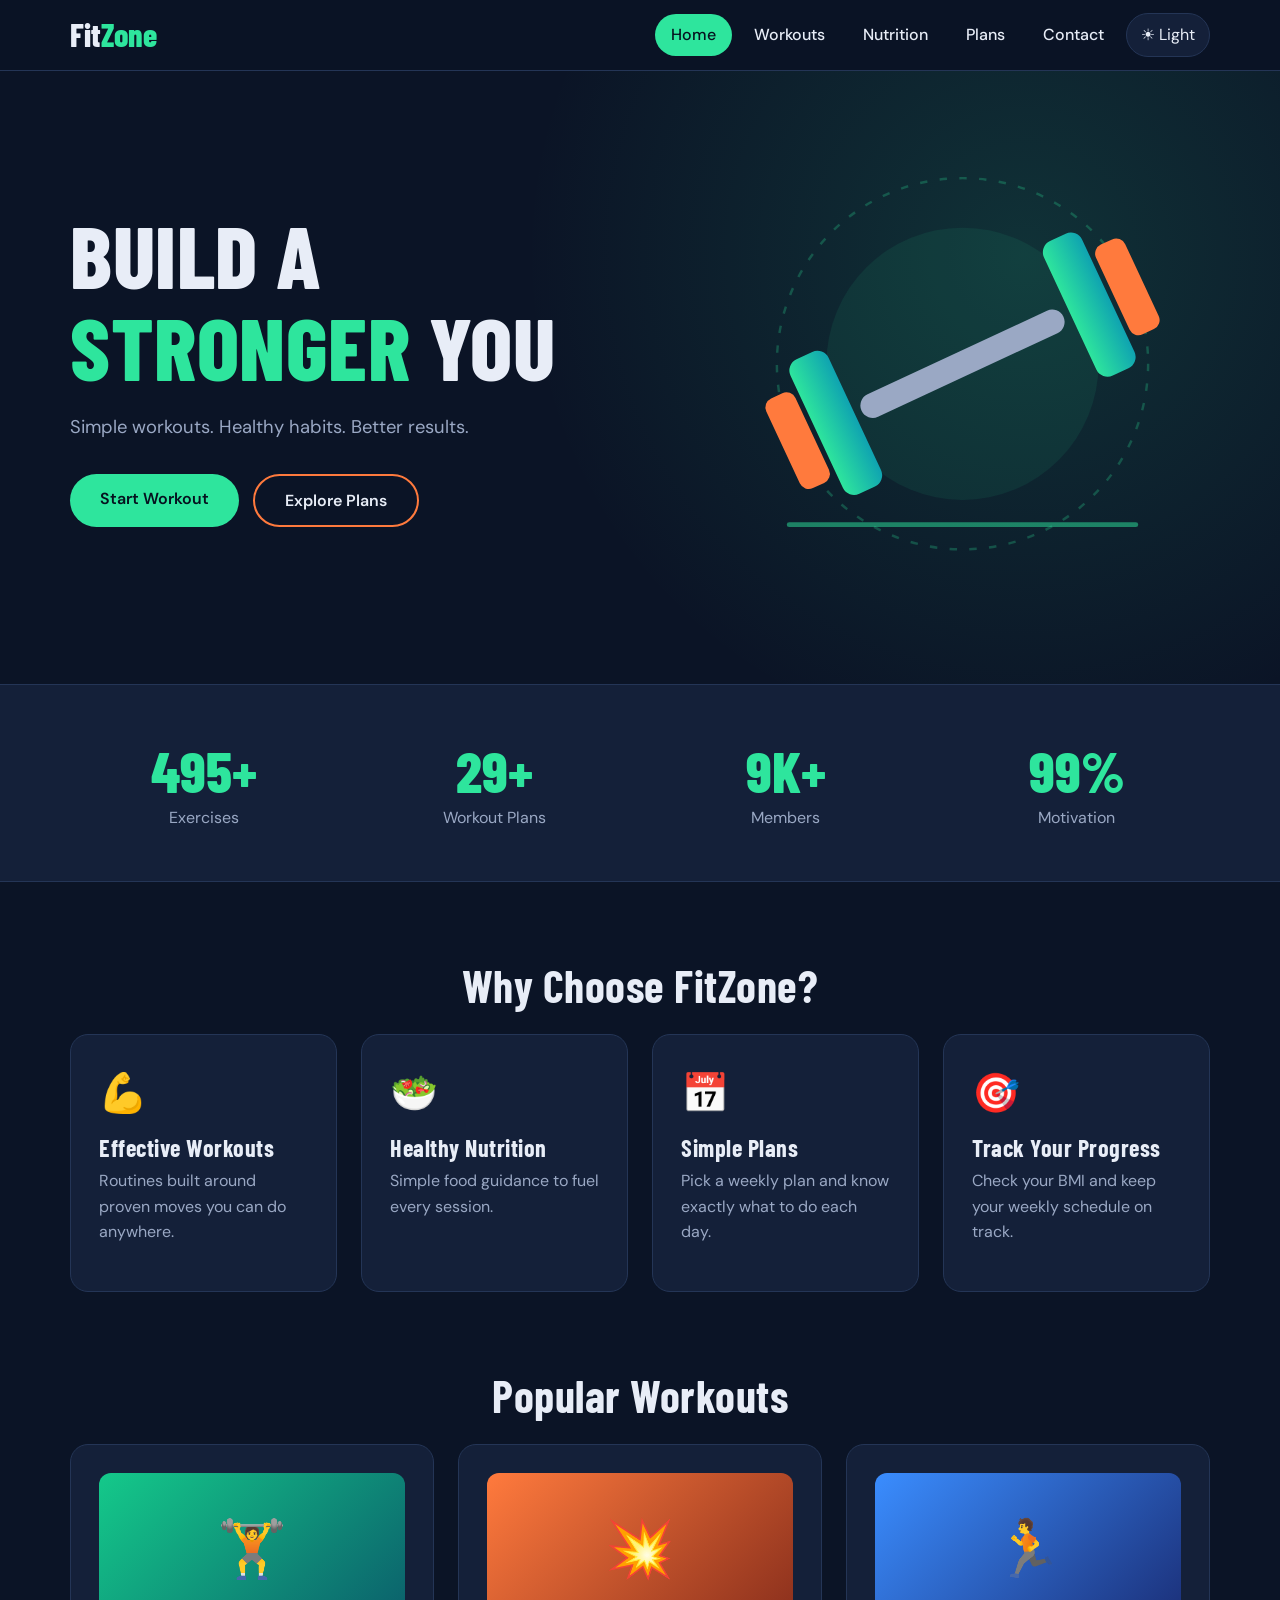
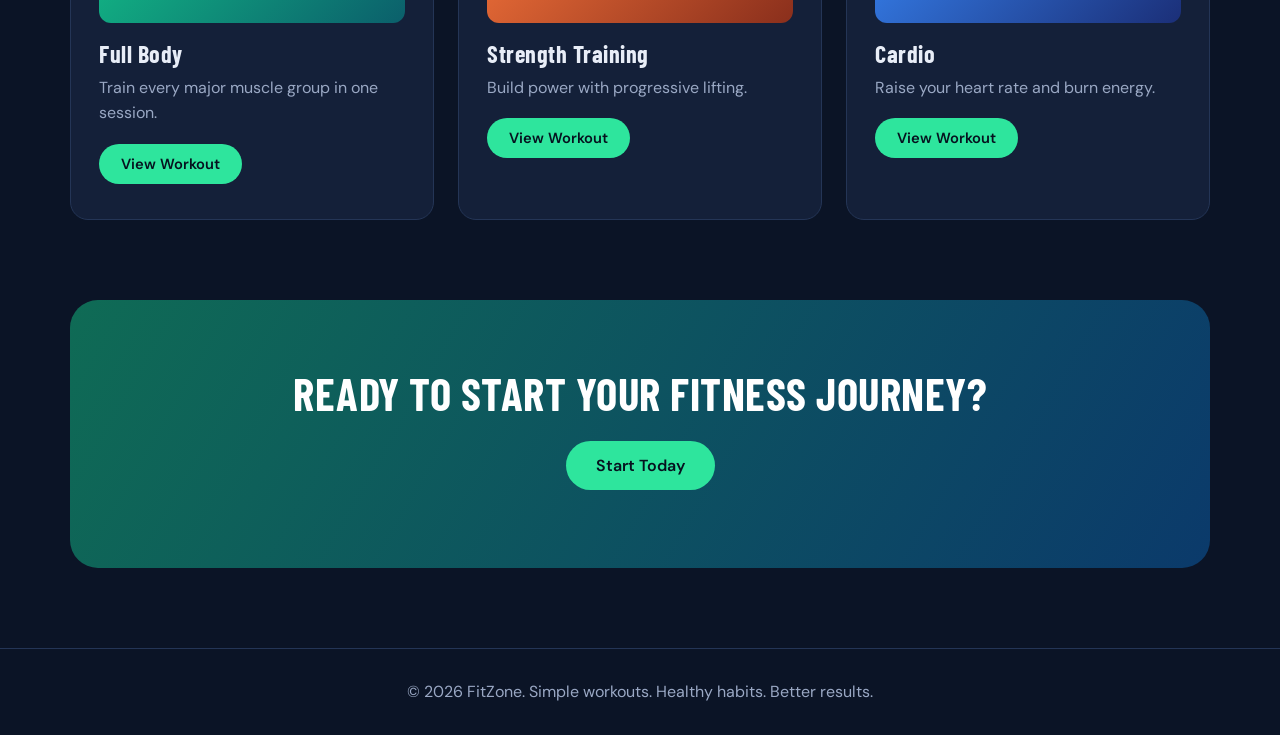
<file: index.html>
<!DOCTYPE html>
<html lang="en" data-theme="dark">
<head>
<meta charset="UTF-8">
<meta name="viewport" content="width=device-width, initial-scale=1">
<title>Home | FitZone</title>
<link rel="preconnect" href="https://fonts.googleapis.com">
<link href="https://fonts.googleapis.com/css2?family=Barlow+Condensed:wght@700;800&family=DM+Sans:wght@400;500;600&display=swap" rel="stylesheet">
<link rel="stylesheet" href="style.css">
</head>
<body>
<header class="navbar"><div class="container nav-inner">
<a href="index.html" class="logo">Fit<span>Zone</span></a>
<button class="hamburger" aria-label="Toggle menu" aria-expanded="false"><span></span><span></span><span></span></button>
<ul class="nav-links"><li><a href="index.html" class=active aria-current=page>Home</a></li><li><a href="workouts.html">Workouts</a></li><li><a href="nutrition.html">Nutrition</a></li><li><a href="plans.html">Plans</a></li><li><a href="contact.html">Contact</a></li><li><button class="theme-btn" type="button">☀️ Light</button></li></ul>
</div></header>
<section class="hero"><div class="container hero-grid">
<div><h1>BUILD A <em>STRONGER</em> YOU</h1><p class="lead">Simple workouts. Healthy habits. Better results.</p>
<div class="hero-btns"><a href="workouts.html" class="btn">Start Workout</a><a href="plans.html" class="btn alt">Explore Plans</a></div></div>
<div class="hero-art"><svg viewBox="0 0 400 360" role="img" aria-label="Dumbbell illustration"><defs><linearGradient id="g" x1="0" x2="1"><stop offset="0" stop-color="#2ee59d"/><stop offset="1" stop-color="#0fa3b1"/></linearGradient></defs>
<circle cx="200" cy="180" r="150" fill="none" stroke="#2ee59d" stroke-opacity=".25" stroke-width="2" stroke-dasharray="6 10"/>
<circle cx="200" cy="180" r="110" fill="#2ee59d" fill-opacity=".08"/>
<g transform="rotate(-25 200 180)"><rect x="110" y="170" width="180" height="20" rx="10" fill="#9aa8c4"/>
<rect x="70" y="120" width="34" height="120" rx="10" fill="url(#g)"/><rect x="40" y="140" width="26" height="80" rx="8" fill="#ff7a3d"/>
<rect x="296" y="120" width="34" height="120" rx="10" fill="url(#g)"/><rect x="334" y="140" width="26" height="80" rx="8" fill="#ff7a3d"/></g>
<path d="M60 310h280" stroke="#2ee59d" stroke-width="4" stroke-linecap="round" stroke-opacity=".5"/></svg></div></div></section>
<section class="stats"><div class="container grid g4">
<div class="stat"><b data-count="500" data-suffix="+">0</b><span>Exercises</span></div>
<div class="stat"><b data-count="30" data-suffix="+">0</b><span>Workout Plans</span></div>
<div class="stat"><b data-count="10" data-suffix="K+">0</b><span>Members</span></div>
<div class="stat"><b data-count="100" data-suffix="%">0</b><span>Motivation</span></div></div></section>
<section class="section"><div class="container"><div class="center reveal"><h2>Why Choose FitZone?</h2></div><br><div class="grid g4"><div class="card reveal"><span class="icon">💪</span><h3>Effective Workouts</h3><p>Routines built around proven moves you can do anywhere.</p></div><div class="card reveal"><span class="icon">🥗</span><h3>Healthy Nutrition</h3><p>Simple food guidance to fuel every session.</p></div><div class="card reveal"><span class="icon">📅</span><h3>Simple Plans</h3><p>Pick a weekly plan and know exactly what to do each day.</p></div><div class="card reveal"><span class="icon">🎯</span><h3>Track Your Progress</h3><p>Check your BMI and keep your weekly schedule on track.</p></div></div></div></section>
<section class="section" style="padding-top:0"><div class="container"><div class="center reveal"><h2>Popular Workouts</h2></div><br><div class="grid g3"><div class="card reveal"><div class="thumb" style="--c1:#14c98a;--c2:#0b5f6b">🏋️</div><h3>Full Body</h3><p>Train every major muscle group in one session.</p><a class="btn sm" href="workouts.html">View Workout</a></div><div class="card reveal"><div class="thumb" style="--c1:#ff7a3d;--c2:#8a2f1c">💥</div><h3>Strength Training</h3><p>Build power with progressive lifting.</p><a class="btn sm" href="workouts.html">View Workout</a></div><div class="card reveal"><div class="thumb" style="--c1:#3a8dff;--c2:#1b2f78">🏃</div><h3>Cardio</h3><p>Raise your heart rate and burn energy.</p><a class="btn sm" href="workouts.html">View Workout</a></div></div></div></section>
<section class="section" style="padding-top:0"><div class="container"><div class="cta reveal"><h2>READY TO START YOUR FITNESS JOURNEY?</h2><a href="plans.html" class="btn">Start Today</a></div></div></section>
<footer><div class="container">© 2026 FitZone. Simple workouts. Healthy habits. Better results.</div></footer>
<script src="script.js"></script>
</body>
</html>
</file>
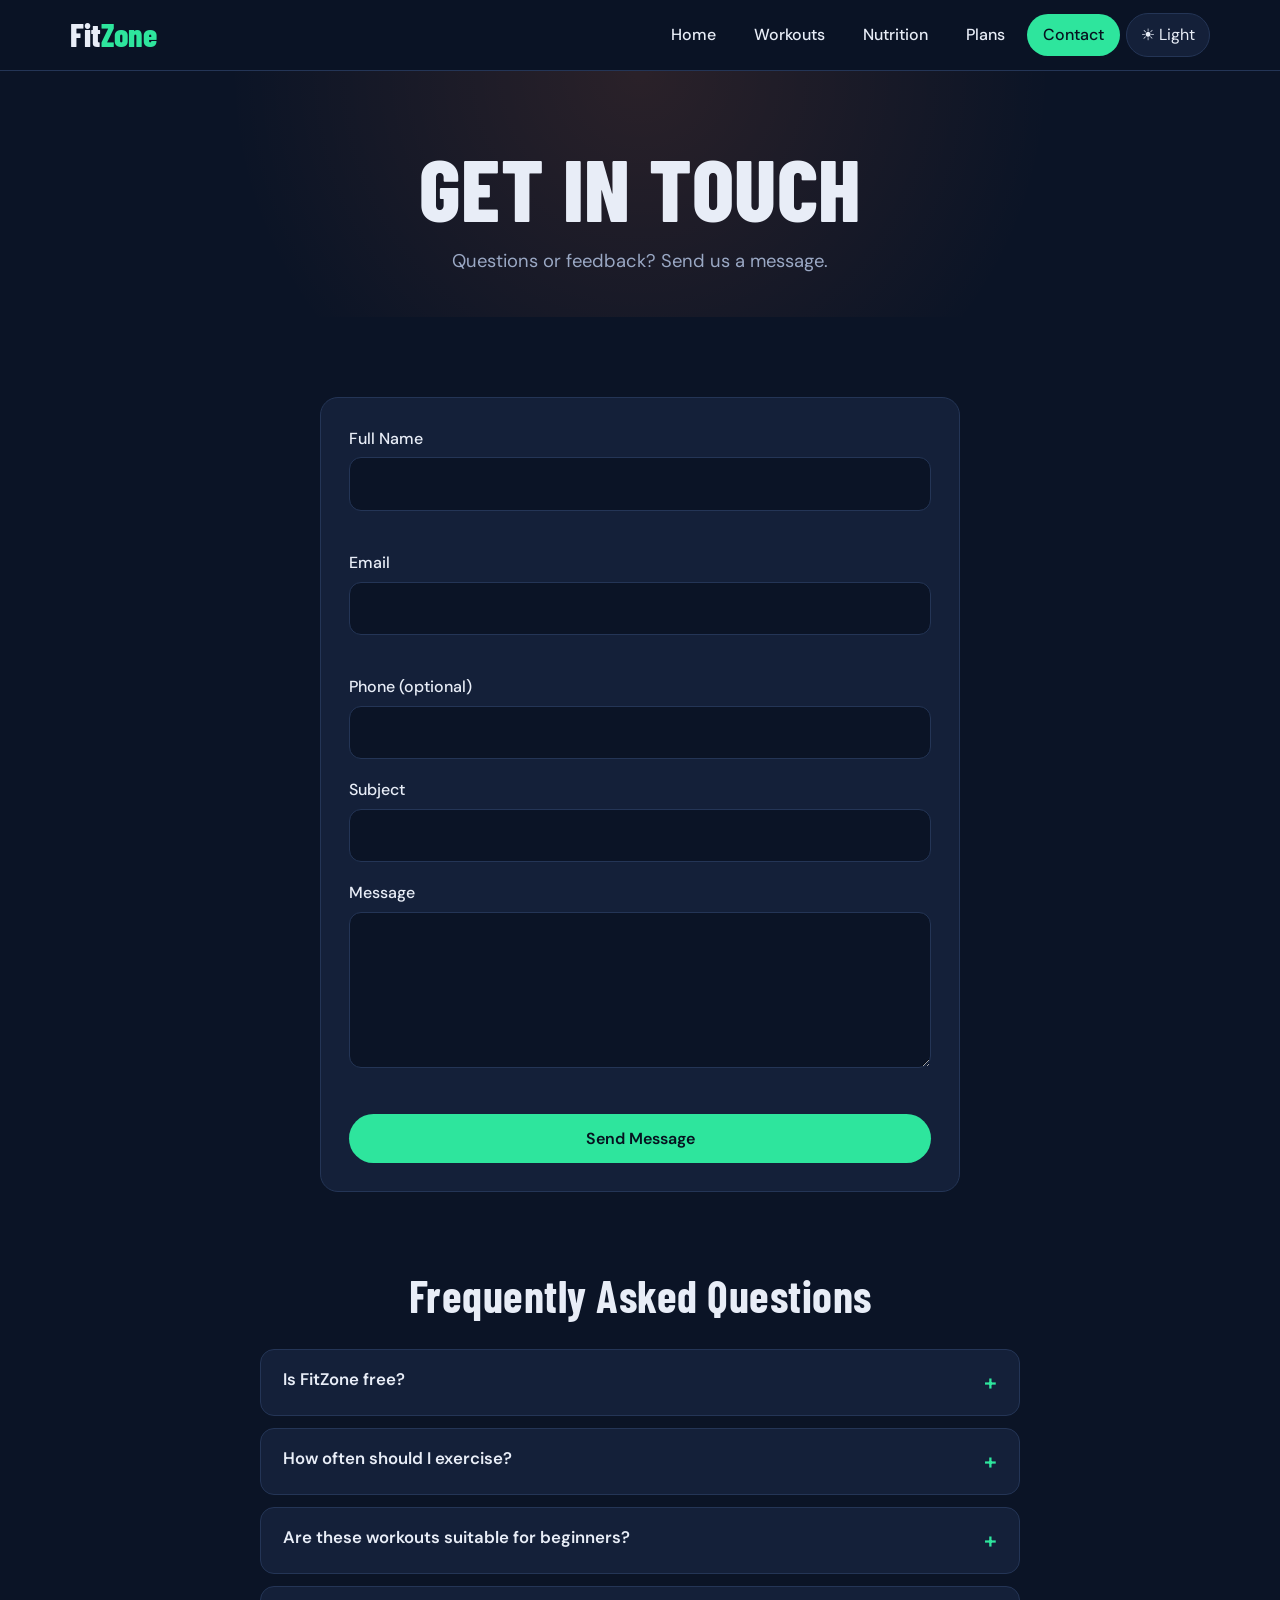
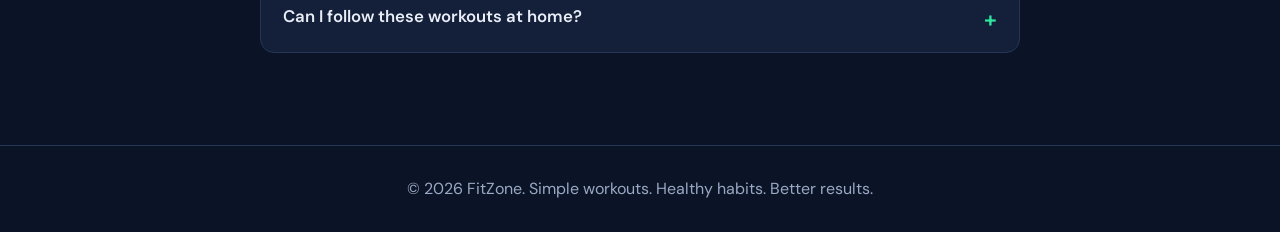
<file: contact.html>
<!DOCTYPE html>
<html lang="en" data-theme="dark">
<head>
<meta charset="UTF-8">
<meta name="viewport" content="width=device-width, initial-scale=1">
<title>Contact | FitZone</title>
<link rel="preconnect" href="https://fonts.googleapis.com">
<link href="https://fonts.googleapis.com/css2?family=Barlow+Condensed:wght@700;800&family=DM+Sans:wght@400;500;600&display=swap" rel="stylesheet">
<link rel="stylesheet" href="style.css">
</head>
<body>
<header class="navbar"><div class="container nav-inner">
<a href="index.html" class="logo">Fit<span>Zone</span></a>
<button class="hamburger" aria-label="Toggle menu" aria-expanded="false"><span></span><span></span><span></span></button>
<ul class="nav-links"><li><a href="index.html">Home</a></li><li><a href="workouts.html">Workouts</a></li><li><a href="nutrition.html">Nutrition</a></li><li><a href="plans.html">Plans</a></li><li><a href="contact.html" class=active aria-current=page>Contact</a></li><li><button class="theme-btn" type="button">☀️ Light</button></li></ul>
</div></header>
<section class="page-head"><div class="container"><h1>GET IN TOUCH</h1><p class="lead" style="margin:14px auto 0">Questions or feedback? Send us a message.</p></div></section><section class="section"><div class="container"><div class="box card"><form id="contactForm" novalidate>
<div class="field"><label for="name">Full Name</label><input id="name" type="text" autocomplete="name"><span class="error"></span></div>
<div class="field"><label for="email">Email</label><input id="email" type="email" autocomplete="email"><span class="error"></span></div>
<div class="field"><label for="phone">Phone (optional)</label><input id="phone" type="tel"></div>
<div class="field"><label for="subject">Subject</label><input id="subject" type="text"></div>
<div class="field"><label for="message">Message</label><textarea id="message" rows="5"></textarea><span class="error"></span></div>
<button class="btn" type="submit">Send Message</button>
<div class="success" id="success" role="status">Thank you! Your message has been submitted successfully.</div></form></div></div></section>
<section class="section" style="padding-top:0"><div class="container"><div class="center"><h2>Frequently Asked Questions</h2></div><div class="faq"><div class="faq-item"><button class="faq-q" aria-expanded="false">Is FitZone free?</button><div class="faq-a"><p>Yes. All workouts, plans and nutrition tips on this site are free to use.</p></div></div><div class="faq-item"><button class="faq-q" aria-expanded="false">How often should I exercise?</button><div class="faq-a"><p>Most adults do well with 3 to 5 sessions a week, plus rest days for recovery.</p></div></div><div class="faq-item"><button class="faq-q" aria-expanded="false">Are these workouts suitable for beginners?</button><div class="faq-a"><p>Yes. Every workout shows a difficulty level, and the Beginner Plan is a good starting point.</p></div></div><div class="faq-item"><button class="faq-q" aria-expanded="false">Can I follow these workouts at home?</button><div class="faq-a"><p>Many of them need little or no equipment. Start with Full Body Beginner or Morning Stretch.</p></div></div></div></div></section>
<footer><div class="container">© 2026 FitZone. Simple workouts. Healthy habits. Better results.</div></footer>
<script src="script.js"></script>
</body>
</html>
</file>
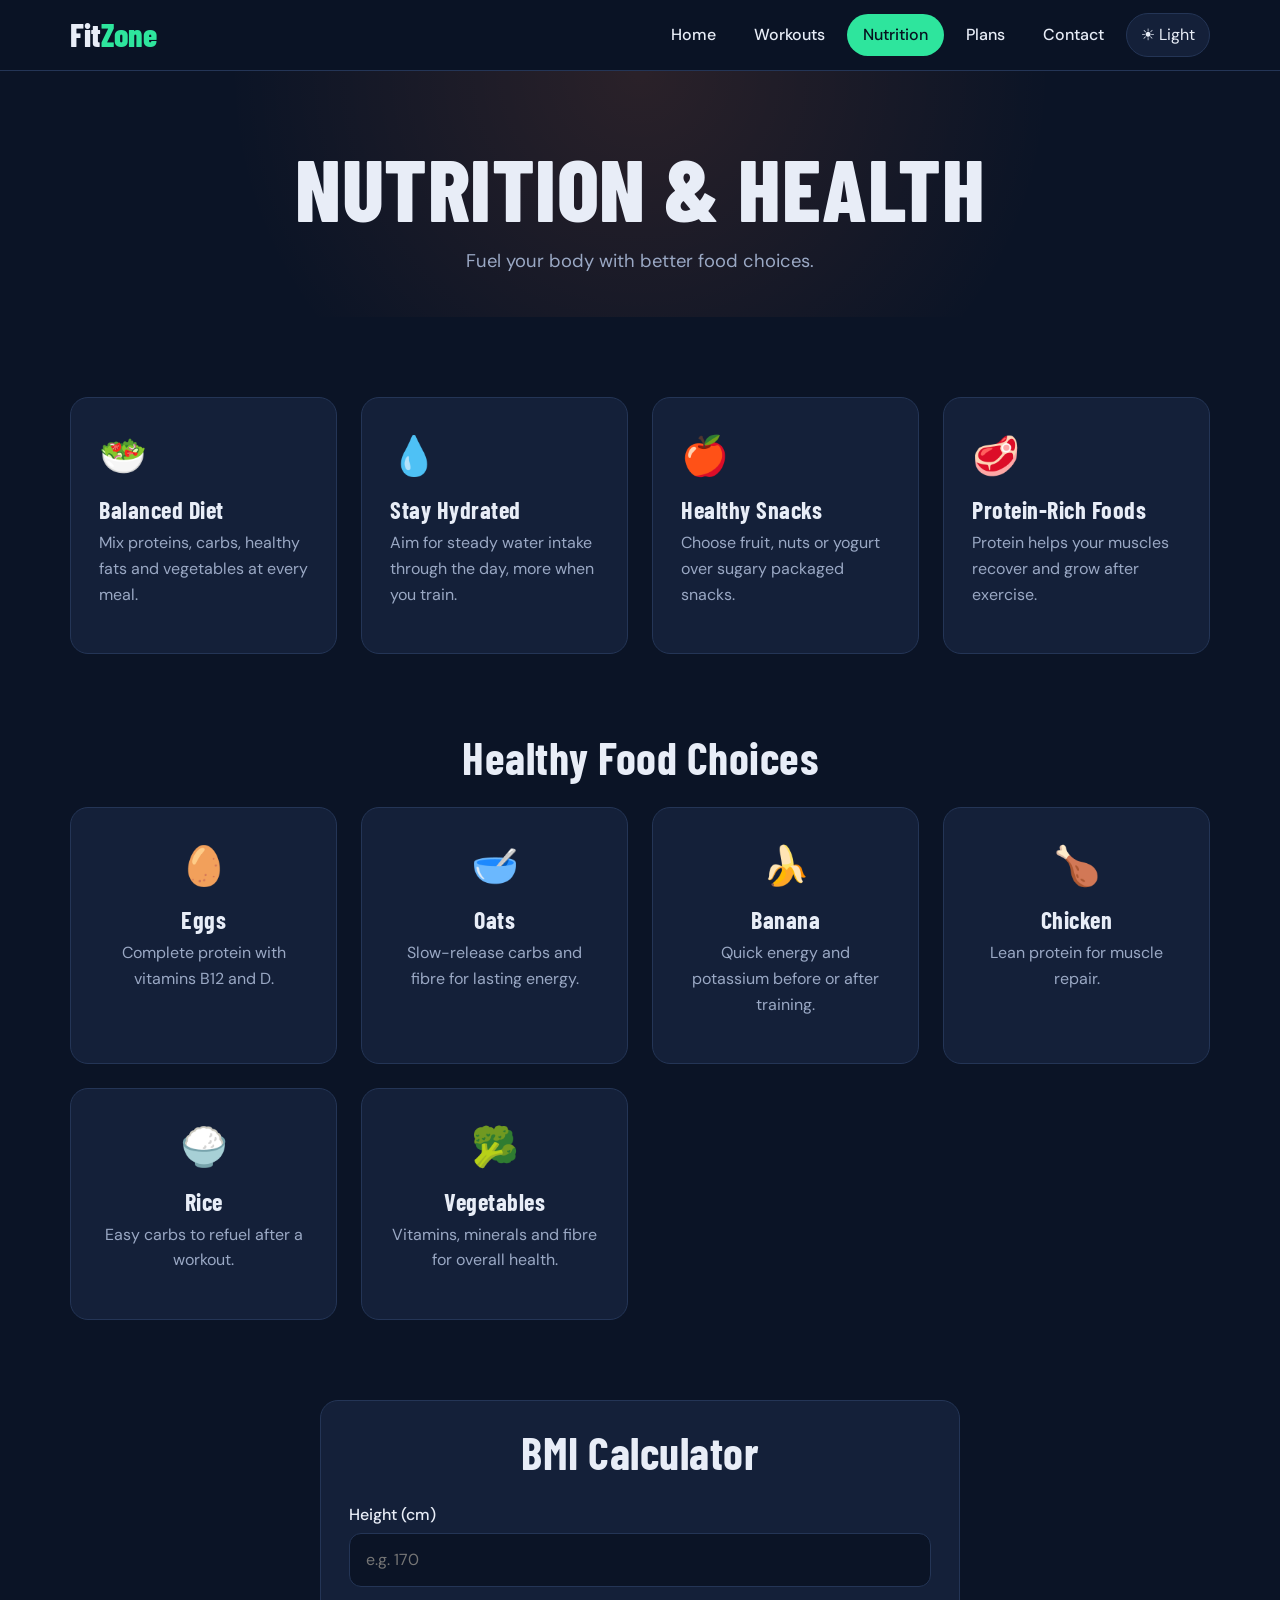
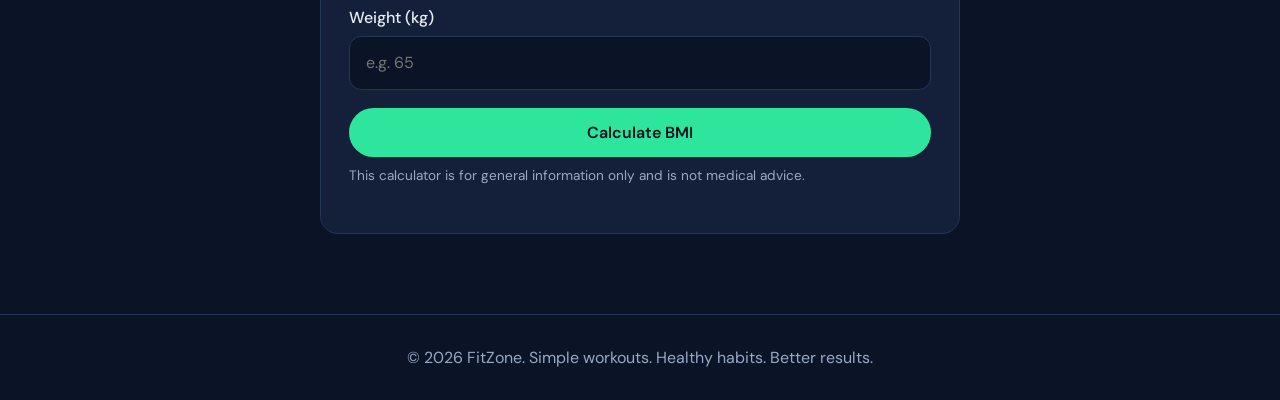
<file: nutrition.html>
<!DOCTYPE html>
<html lang="en" data-theme="dark">
<head>
<meta charset="UTF-8">
<meta name="viewport" content="width=device-width, initial-scale=1">
<title>Nutrition | FitZone</title>
<link rel="preconnect" href="https://fonts.googleapis.com">
<link href="https://fonts.googleapis.com/css2?family=Barlow+Condensed:wght@700;800&family=DM+Sans:wght@400;500;600&display=swap" rel="stylesheet">
<link rel="stylesheet" href="style.css">
</head>
<body>
<header class="navbar"><div class="container nav-inner">
<a href="index.html" class="logo">Fit<span>Zone</span></a>
<button class="hamburger" aria-label="Toggle menu" aria-expanded="false"><span></span><span></span><span></span></button>
<ul class="nav-links"><li><a href="index.html">Home</a></li><li><a href="workouts.html">Workouts</a></li><li><a href="nutrition.html" class=active aria-current=page>Nutrition</a></li><li><a href="plans.html">Plans</a></li><li><a href="contact.html">Contact</a></li><li><button class="theme-btn" type="button">☀️ Light</button></li></ul>
</div></header>
<section class="page-head"><div class="container"><h1>NUTRITION &amp; HEALTH</h1><p class="lead" style="margin:14px auto 0">Fuel your body with better food choices.</p></div></section><section class="section"><div class="container"><div class="grid g4"><div class="card reveal"><span class="icon">🥗</span><h3>Balanced Diet</h3><p>Mix proteins, carbs, healthy fats and vegetables at every meal.</p></div><div class="card reveal"><span class="icon">💧</span><h3>Stay Hydrated</h3><p>Aim for steady water intake through the day, more when you train.</p></div><div class="card reveal"><span class="icon">🍎</span><h3>Healthy Snacks</h3><p>Choose fruit, nuts or yogurt over sugary packaged snacks.</p></div><div class="card reveal"><span class="icon">🥩</span><h3>Protein-Rich Foods</h3><p>Protein helps your muscles recover and grow after exercise.</p></div></div></div></section>
<section class="section" style="padding-top:0"><div class="container"><div class="center reveal"><h2>Healthy Food Choices</h2></div><br><div class="grid g3"><div class="card reveal center"><span class="icon">🥚</span><h3>Eggs</h3><p>Complete protein with vitamins B12 and D.</p></div><div class="card reveal center"><span class="icon">🥣</span><h3>Oats</h3><p>Slow-release carbs and fibre for lasting energy.</p></div><div class="card reveal center"><span class="icon">🍌</span><h3>Banana</h3><p>Quick energy and potassium before or after training.</p></div><div class="card reveal center"><span class="icon">🍗</span><h3>Chicken</h3><p>Lean protein for muscle repair.</p></div><div class="card reveal center"><span class="icon">🍚</span><h3>Rice</h3><p>Easy carbs to refuel after a workout.</p></div><div class="card reveal center"><span class="icon">🥦</span><h3>Vegetables</h3><p>Vitamins, minerals and fibre for overall health.</p></div></div></div></section>
<section class="section" style="padding-top:0"><div class="container"><div class="box card reveal"><h2 class="center">BMI Calculator</h2><br>
<form id="bmiForm" novalidate><div class="field"><label for="height">Height (cm)</label><input id="height" type="number" min="50" placeholder="e.g. 170"></div>
<div class="field"><label for="weight">Weight (kg)</label><input id="weight" type="number" min="10" placeholder="e.g. 65"></div>
<button class="btn" type="submit">Calculate BMI</button></form><div class="result" id="bmiResult" aria-live="polite"></div>
<p class="note">This calculator is for general information only and is not medical advice.</p></div></div></section>
<footer><div class="container">© 2026 FitZone. Simple workouts. Healthy habits. Better results.</div></footer>
<script src="script.js"></script>
</body>
</html>
</file>
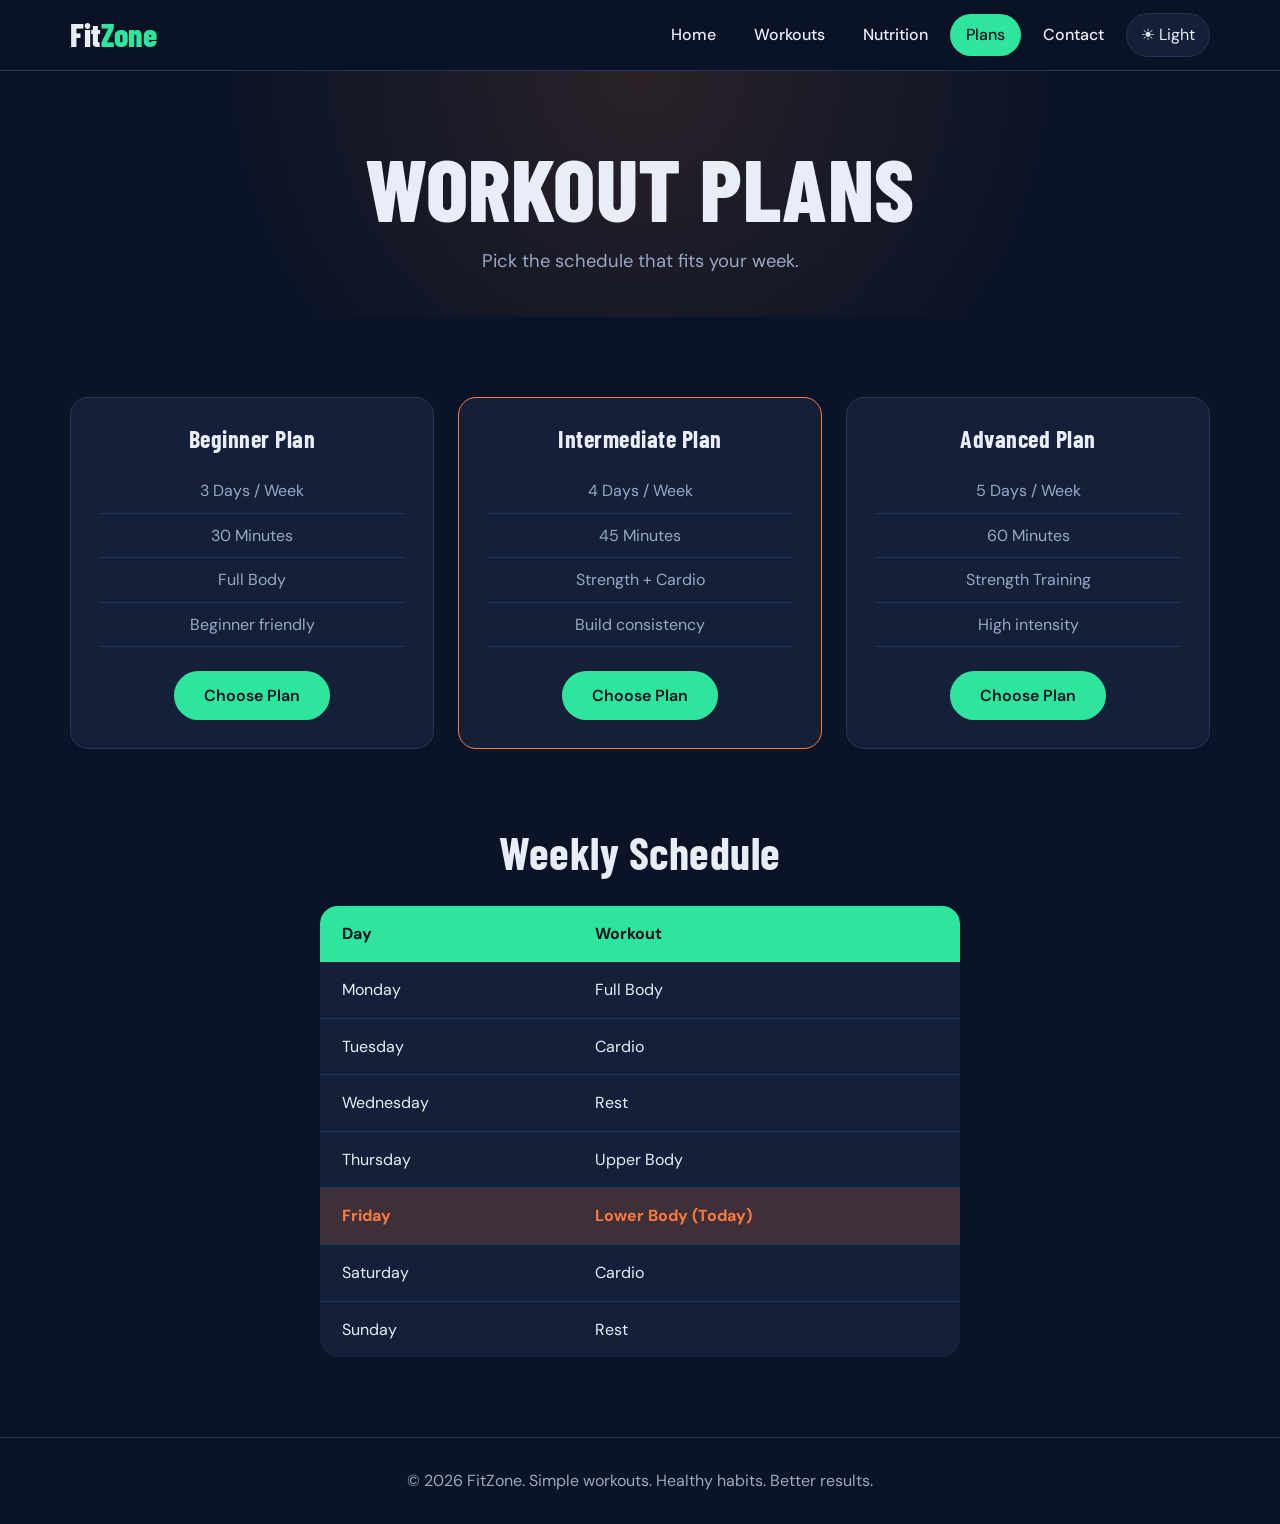
<file: plans.html>
<!DOCTYPE html>
<html lang="en" data-theme="dark">
<head>
<meta charset="UTF-8">
<meta name="viewport" content="width=device-width, initial-scale=1">
<title>Plans | FitZone</title>
<link rel="preconnect" href="https://fonts.googleapis.com">
<link href="https://fonts.googleapis.com/css2?family=Barlow+Condensed:wght@700;800&family=DM+Sans:wght@400;500;600&display=swap" rel="stylesheet">
<link rel="stylesheet" href="style.css">
</head>
<body>
<header class="navbar"><div class="container nav-inner">
<a href="index.html" class="logo">Fit<span>Zone</span></a>
<button class="hamburger" aria-label="Toggle menu" aria-expanded="false"><span></span><span></span><span></span></button>
<ul class="nav-links"><li><a href="index.html">Home</a></li><li><a href="workouts.html">Workouts</a></li><li><a href="nutrition.html">Nutrition</a></li><li><a href="plans.html" class=active aria-current=page>Plans</a></li><li><a href="contact.html">Contact</a></li><li><button class="theme-btn" type="button">☀️ Light</button></li></ul>
</div></header>
<section class="page-head"><div class="container"><h1>WORKOUT PLANS</h1><p class="lead" style="margin:14px auto 0">Pick the schedule that fits your week.</p></div></section><section class="section"><div class="container"><div class="grid g3">
<div class="card plan reveal"><h3>Beginner Plan</h3><ul><li>3 Days / Week</li><li>30 Minutes</li><li>Full Body</li><li>Beginner friendly</li></ul><button class="btn" data-plan="Beginner Plan">Choose Plan</button></div>
<div class="card plan reveal featured"><h3>Intermediate Plan</h3><ul><li>4 Days / Week</li><li>45 Minutes</li><li>Strength + Cardio</li><li>Build consistency</li></ul><button class="btn" data-plan="Intermediate Plan">Choose Plan</button></div>
<div class="card plan reveal"><h3>Advanced Plan</h3><ul><li>5 Days / Week</li><li>60 Minutes</li><li>Strength Training</li><li>High intensity</li></ul><button class="btn" data-plan="Advanced Plan">Choose Plan</button></div></div></div></section>
<section class="section" style="padding-top:0"><div class="container"><div class="center reveal"><h2>Weekly Schedule</h2></div>
<div class="table-wrap reveal"><table id="schedule"><thead><tr><th>Day</th><th>Workout</th></tr></thead><tbody><tr data-day="Monday"><td>Monday</td><td>Full Body</td></tr><tr data-day="Tuesday"><td>Tuesday</td><td>Cardio</td></tr><tr data-day="Wednesday"><td>Wednesday</td><td>Rest</td></tr><tr data-day="Thursday"><td>Thursday</td><td>Upper Body</td></tr><tr data-day="Friday"><td>Friday</td><td>Lower Body</td></tr><tr data-day="Saturday"><td>Saturday</td><td>Cardio</td></tr><tr data-day="Sunday"><td>Sunday</td><td>Rest</td></tr></tbody></table></div></div></section>
<footer><div class="container">© 2026 FitZone. Simple workouts. Healthy habits. Better results.</div></footer>
<script src="script.js"></script>
</body>
</html>
</file>
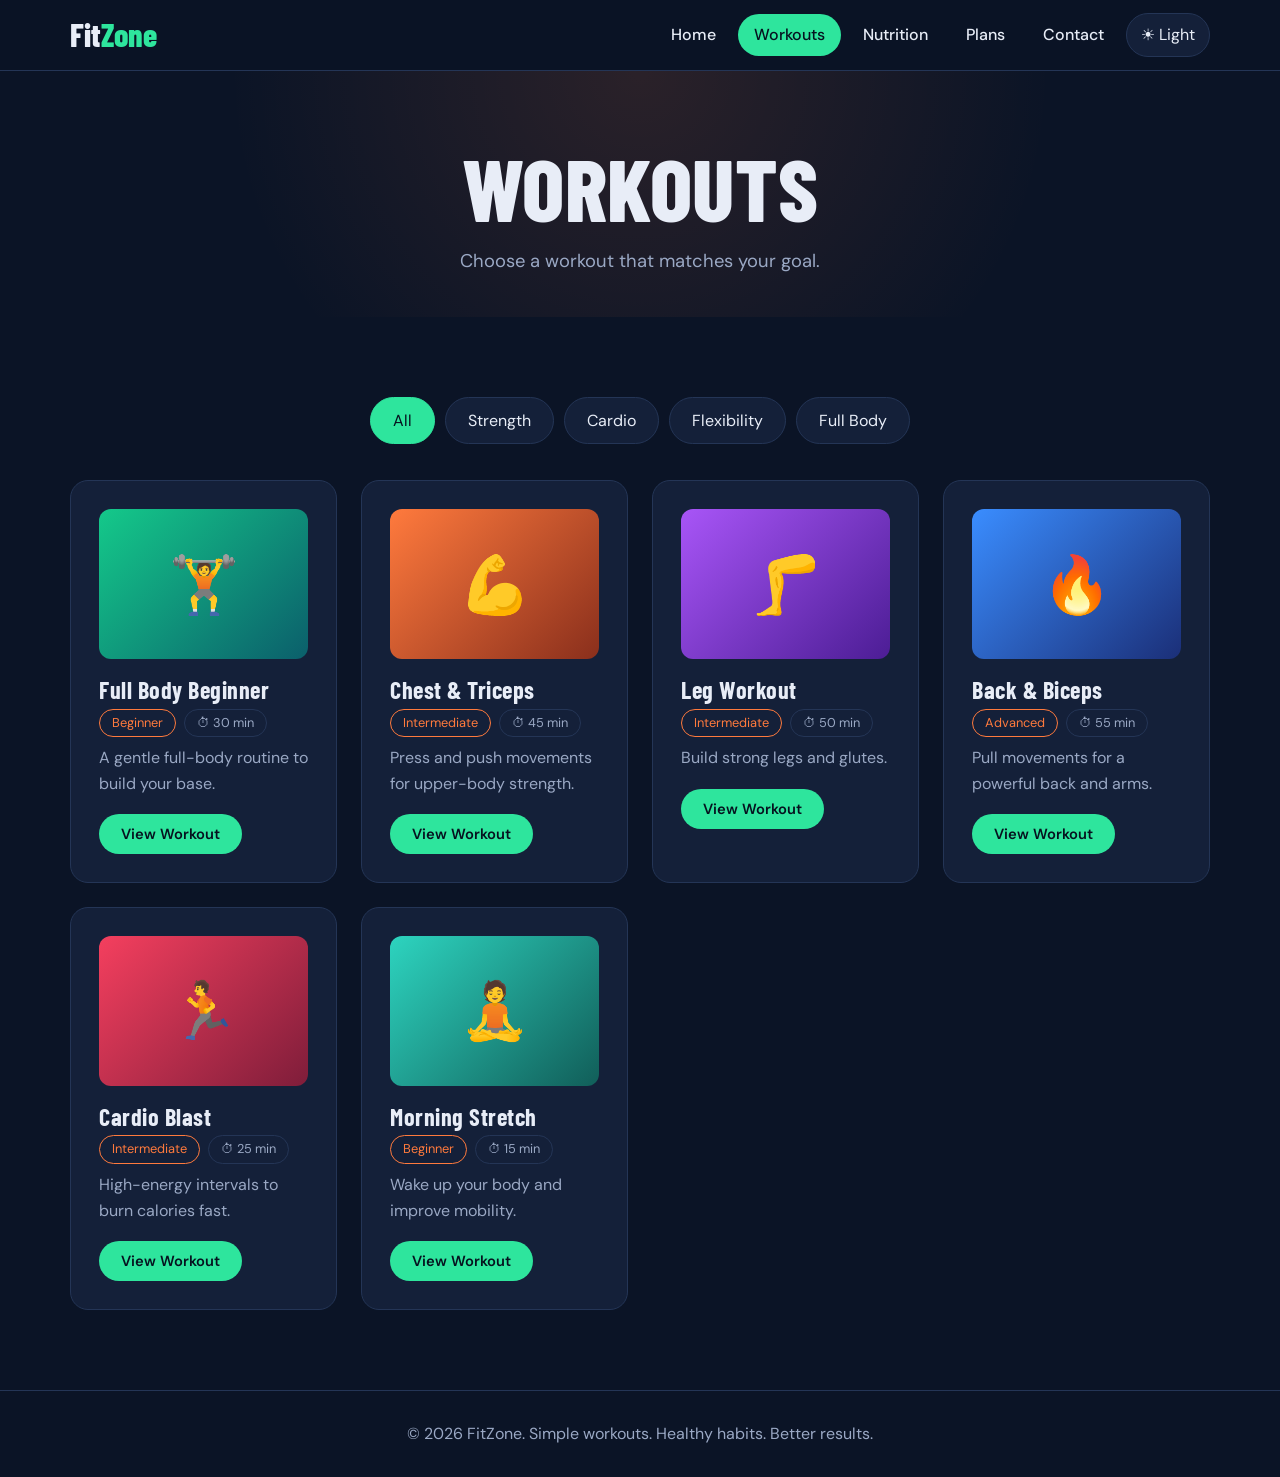
<file: workouts.html>
<!DOCTYPE html>
<html lang="en" data-theme="dark">
<head>
<meta charset="UTF-8">
<meta name="viewport" content="width=device-width, initial-scale=1">
<title>Workouts | FitZone</title>
<link rel="preconnect" href="https://fonts.googleapis.com">
<link href="https://fonts.googleapis.com/css2?family=Barlow+Condensed:wght@700;800&family=DM+Sans:wght@400;500;600&display=swap" rel="stylesheet">
<link rel="stylesheet" href="style.css">
</head>
<body>
<header class="navbar"><div class="container nav-inner">
<a href="index.html" class="logo">Fit<span>Zone</span></a>
<button class="hamburger" aria-label="Toggle menu" aria-expanded="false"><span></span><span></span><span></span></button>
<ul class="nav-links"><li><a href="index.html">Home</a></li><li><a href="workouts.html" class=active aria-current=page>Workouts</a></li><li><a href="nutrition.html">Nutrition</a></li><li><a href="plans.html">Plans</a></li><li><a href="contact.html">Contact</a></li><li><button class="theme-btn" type="button">☀️ Light</button></li></ul>
</div></header>
<section class="page-head"><div class="container"><h1>WORKOUTS</h1><p class="lead" style="margin:14px auto 0">Choose a workout that matches your goal.</p></div></section><section class="section"><div class="container"><div class="filters"><button class="filter active" data-filter="all">All</button><button class="filter" data-filter="strength">Strength</button><button class="filter" data-filter="cardio">Cardio</button><button class="filter" data-filter="flexibility">Flexibility</button><button class="filter" data-filter="full">Full Body</button></div><div class="grid g3"><div class="card w-card" data-cat="full" data-name="Full Body Beginner" data-duration="30 min" data-level="Beginner" data-exercises="Bodyweight squats – 3x12|Push-ups (knees ok) – 3x8|Plank – 3x30s|Glute bridges – 3x12"><div class="thumb" style="--c1:#14c98a;--c2:#0b5f6b">🏋️</div><h3>Full Body Beginner</h3><div class="meta"><span class="tag hot">Beginner</span><span class="tag">⏱ 30 min</span></div><p>A gentle full-body routine to build your base.</p><button class="btn sm" data-workout>View Workout</button></div><div class="card w-card" data-cat="strength" data-name="Chest & Triceps" data-duration="45 min" data-level="Intermediate" data-exercises="Bench press – 4x8|Incline dumbbell press – 3x10|Triceps dips – 3x10|Cable pushdowns – 3x12"><div class="thumb" style="--c1:#ff7a3d;--c2:#8a2f1c">💪</div><h3>Chest & Triceps</h3><div class="meta"><span class="tag hot">Intermediate</span><span class="tag">⏱ 45 min</span></div><p>Press and push movements for upper-body strength.</p><button class="btn sm" data-workout>View Workout</button></div><div class="card w-card" data-cat="strength" data-name="Leg Workout" data-duration="50 min" data-level="Intermediate" data-exercises="Back squats – 4x8|Lunges – 3x10 each leg|Romanian deadlifts – 3x10|Calf raises – 4x15"><div class="thumb" style="--c1:#a855f7;--c2:#4c1d95">🦵</div><h3>Leg Workout</h3><div class="meta"><span class="tag hot">Intermediate</span><span class="tag">⏱ 50 min</span></div><p>Build strong legs and glutes.</p><button class="btn sm" data-workout>View Workout</button></div><div class="card w-card" data-cat="strength" data-name="Back & Biceps" data-duration="55 min" data-level="Advanced" data-exercises="Pull-ups – 4x6|Barbell rows – 4x8|Lat pulldown – 3x10|Biceps curls – 3x12"><div class="thumb" style="--c1:#3a8dff;--c2:#1b2f78">🔥</div><h3>Back & Biceps</h3><div class="meta"><span class="tag hot">Advanced</span><span class="tag">⏱ 55 min</span></div><p>Pull movements for a powerful back and arms.</p><button class="btn sm" data-workout>View Workout</button></div><div class="card w-card" data-cat="cardio full" data-name="Cardio Blast" data-duration="25 min" data-level="Intermediate" data-exercises="Jumping jacks – 45s|High knees – 45s|Burpees – 30s|Mountain climbers – 45s|Rest – 30s, repeat 4 rounds"><div class="thumb" style="--c1:#f43f5e;--c2:#7f1d3a">🏃</div><h3>Cardio Blast</h3><div class="meta"><span class="tag hot">Intermediate</span><span class="tag">⏱ 25 min</span></div><p>High-energy intervals to burn calories fast.</p><button class="btn sm" data-workout>View Workout</button></div><div class="card w-card" data-cat="flexibility" data-name="Morning Stretch" data-duration="15 min" data-level="Beginner" data-exercises="Cat-cow – 1 min|Downward dog – 1 min|Hamstring stretch – 1 min|Child’s pose – 1 min"><div class="thumb" style="--c1:#2dd4bf;--c2:#115e59">🧘</div><h3>Morning Stretch</h3><div class="meta"><span class="tag hot">Beginner</span><span class="tag">⏱ 15 min</span></div><p>Wake up your body and improve mobility.</p><button class="btn sm" data-workout>View Workout</button></div></div></div></section>
<footer><div class="container">© 2026 FitZone. Simple workouts. Healthy habits. Better results.</div></footer>
<script src="script.js"></script>
</body>
</html>
</file>
<file: style.css>
:root{--primary-color:#2ee59d;--secondary-color:#ff7a3d;--background-color:#0b1426;--surface-color:#142039;--text-color:#e8edf7;--muted-color:#9aa8c4;--border-color:#243556;--radius:18px;--font-head:'Barlow Condensed','Arial Narrow',sans-serif;--font-body:'DM Sans',system-ui,sans-serif}
[data-theme="light"]{--background-color:#f4f7fb;--surface-color:#fff;--text-color:#0b1426;--muted-color:#55627d;--border-color:#dbe3ef;--primary-color:#10b981}
*{box-sizing:border-box;margin:0;padding:0}html{scroll-behavior:smooth}
body{font-family:var(--font-body);background:var(--background-color);color:var(--text-color);line-height:1.6;transition:background .3s,color .3s}
h1,h2,h3{font-family:var(--font-head);line-height:1.05;letter-spacing:.5px}
h1{font-size:clamp(3rem,8vw,5.5rem);font-weight:800}h2{font-size:clamp(2rem,4vw,2.8rem);font-weight:700}h3{font-size:1.5rem;font-weight:700}
a{color:inherit;text-decoration:none}img,svg{max-width:100%}
.container{width:min(1140px,92%);margin:auto}.section{padding:80px 0}.center{text-align:center}
.lead{color:var(--muted-color);font-size:1.15rem;max-width:560px}.center .lead{margin:12px auto 0}
:focus-visible{outline:3px solid var(--secondary-color);outline-offset:3px}
/* nav */
.navbar{position:sticky;top:0;z-index:50;background:color-mix(in srgb,var(--background-color) 88%,transparent);backdrop-filter:blur(12px);border-bottom:1px solid var(--border-color)}
.nav-inner{display:flex;align-items:center;justify-content:space-between;height:70px}
.logo{font-family:var(--font-head);font-size:2rem;font-weight:800}.logo span{color:var(--primary-color)}
.nav-links{display:flex;align-items:center;gap:6px;list-style:none}
.nav-links a{padding:8px 16px;border-radius:99px;font-weight:500;transition:.25s;display:block}
.nav-links a:hover{color:var(--primary-color)}.nav-links a.active{background:var(--primary-color);color:#06121f}
.theme-btn{background:var(--surface-color);border:1px solid var(--border-color);color:var(--text-color);padding:8px 14px;border-radius:99px;cursor:pointer;font:inherit;transition:.25s}
.theme-btn:hover{border-color:var(--primary-color)}
.hamburger{display:none;background:none;border:0;cursor:pointer;width:42px;height:42px;flex-direction:column;justify-content:center;gap:6px;align-items:center}
.hamburger span{width:26px;height:3px;background:var(--text-color);border-radius:3px;transition:.3s}
.hamburger.open span:nth-child(1){transform:translateY(9px) rotate(45deg)}.hamburger.open span:nth-child(2){opacity:0}.hamburger.open span:nth-child(3){transform:translateY(-9px) rotate(-45deg)}
/* buttons */
.btn{display:inline-block;position:relative;overflow:hidden;border:0;cursor:pointer;font:600 1rem var(--font-body);padding:14px 30px;border-radius:99px;background:var(--primary-color);color:#06121f;transition:transform .2s,box-shadow .2s}
.btn:hover{transform:translateY(-3px);box-shadow:0 10px 24px rgba(46,229,157,.3)}.btn:active{transform:scale(.96)}
.btn.alt{background:transparent;color:var(--text-color);border:2px solid var(--secondary-color)}.btn.alt:hover{background:var(--secondary-color);color:#fff;box-shadow:0 10px 24px rgba(255,122,61,.3)}
.btn.sm{padding:10px 22px;font-size:.92rem}
.ripple{position:absolute;border-radius:50%;background:rgba(255,255,255,.5);transform:scale(0);animation:rip .6s linear;pointer-events:none}@keyframes rip{to{transform:scale(4);opacity:0}}
/* hero */
.hero{padding:70px 0 90px;background:radial-gradient(circle at 80% 30%,rgba(46,229,157,.14),transparent 45%)}
.hero-grid{display:grid;grid-template-columns:1.1fr .9fr;gap:40px;align-items:center}
.hero h1 em{font-style:normal;color:var(--primary-color)}.hero .lead{margin:20px 0 32px}.hero-btns{display:flex;gap:14px;flex-wrap:wrap}
.hero-art{animation:float 5s ease-in-out infinite}@keyframes float{50%{transform:translateY(-14px)}}
.page-head{padding:70px 0 40px;text-align:center;background:radial-gradient(circle at 50% 0,rgba(255,122,61,.13),transparent 60%)}
/* grids and cards */
.grid{display:grid;gap:24px}.g3{grid-template-columns:repeat(auto-fit,minmax(260px,1fr))}.g4{grid-template-columns:repeat(auto-fit,minmax(230px,1fr))}
.card{background:var(--surface-color);border:1px solid var(--border-color);border-radius:var(--radius);padding:28px;transition:transform .3s,box-shadow .3s,border-color .3s}
.card:hover{transform:translateY(-8px);box-shadow:0 18px 40px rgba(0,0,0,.25);border-color:var(--primary-color)}
.card .icon{font-size:2.4rem;display:block;margin-bottom:10px}.card p{color:var(--muted-color);margin:8px 0 18px}
.thumb{height:150px;border-radius:12px;margin-bottom:18px;display:grid;place-items:center;font-size:3.5rem;background:linear-gradient(135deg,var(--c1,#14c98a),var(--c2,#0b5f6b))}
.meta{display:flex;gap:8px;flex-wrap:wrap;margin-top:6px}.tag{font-size:.8rem;padding:3px 12px;border-radius:99px;border:1px solid var(--border-color);color:var(--muted-color)}.tag.hot{border-color:var(--secondary-color);color:var(--secondary-color)}
/* stats */
.stats{background:var(--surface-color);border-block:1px solid var(--border-color);padding:50px 0}
.stat{text-align:center}.stat b{display:block;font:800 3.6rem var(--font-head);color:var(--primary-color)}.stat span{color:var(--muted-color)}
.cta{text-align:center;background:linear-gradient(120deg,#0f6b55,#0b3a6b);color:#fff;border-radius:28px;padding:70px 20px}.cta h2{margin-bottom:24px}
/* filters */
.filters{display:flex;gap:10px;justify-content:center;flex-wrap:wrap;margin-bottom:36px}
.filter{background:var(--surface-color);color:var(--text-color);border:1px solid var(--border-color);padding:10px 22px;border-radius:99px;cursor:pointer;font:inherit;transition:.25s}
.filter:hover{border-color:var(--primary-color)}.filter.active{background:var(--primary-color);color:#06121f;border-color:var(--primary-color)}
.w-card{transition:opacity .35s,transform .35s}.w-card.hide{opacity:0;transform:scale(.9)}.w-card.gone{display:none}
/* modal */
.overlay{position:fixed;inset:0;background:rgba(3,8,18,.7);display:grid;place-items:center;z-index:100;opacity:0;pointer-events:none;transition:opacity .3s;padding:16px}
.overlay.show{opacity:1;pointer-events:auto}
.modal{background:var(--surface-color);border:1px solid var(--border-color);border-radius:var(--radius);padding:32px;width:min(460px,100%);transform:translateY(30px) scale(.95);transition:transform .3s}
.overlay.show .modal{transform:none}.modal h3{font-size:2rem;margin-bottom:10px}.modal ul{margin:14px 0 22px 20px;color:var(--muted-color)}
/* plans */
.plan{text-align:center}.plan.featured{border-color:var(--secondary-color);position:relative}
.plan ul{list-style:none;margin:18px 0 24px}.plan li{padding:9px 0;border-bottom:1px solid var(--border-color);color:var(--muted-color)}
table{width:100%;border-collapse:collapse;background:var(--surface-color);border-radius:var(--radius);overflow:hidden}
th,td{padding:15px 22px;text-align:left}th{background:var(--primary-color);color:#06121f}tr+tr td{border-top:1px solid var(--border-color)}
tr.today td{background:rgba(255,122,61,.18);font-weight:700;color:var(--secondary-color)}
.table-wrap{max-width:640px;margin:30px auto 0;overflow-x:auto}
/* forms */
form{display:grid;gap:18px}.field label{display:block;font-weight:500;margin-bottom:6px}
.field input,.field textarea{width:100%;padding:13px 16px;border-radius:12px;border:1.5px solid var(--border-color);background:var(--background-color);color:var(--text-color);font:inherit;transition:border-color .2s}
.field input:focus,.field textarea:focus{outline:0;border-color:var(--primary-color)}.field.err input,.field.err textarea{border-color:#ff5d5d}
.error{color:#ff6b6b;font-size:.88rem;min-height:1.2em;display:block;margin-top:4px}
.box{max-width:640px;margin:auto}.success{background:rgba(46,229,157,.15);border:1px solid var(--primary-color);padding:16px;border-radius:12px;display:none}.success.show{display:block}
.result{margin-top:18px;padding:18px;border-radius:12px;background:var(--background-color);display:none;text-align:center}.result.show{display:block}.result b{font:800 2.8rem var(--font-head);color:var(--primary-color)}
.note{font-size:.85rem;color:var(--muted-color);margin-top:14px}
/* faq */
.faq{max-width:760px;margin:30px auto 0}.faq-item{background:var(--surface-color);border:1px solid var(--border-color);border-radius:14px;margin-bottom:12px;overflow:hidden}
.faq-q{width:100%;background:none;border:0;color:inherit;font:600 1.05rem var(--font-body);text-align:left;padding:18px 22px;cursor:pointer;display:flex;justify-content:space-between}
.faq-q::after{content:'+';color:var(--primary-color);font-size:1.4rem;transition:transform .3s}.faq-item.open .faq-q::after{transform:rotate(45deg)}
.faq-a{max-height:0;overflow:hidden;transition:max-height .35s}.faq-a p{padding:0 22px 18px;color:var(--muted-color)}
footer{border-top:1px solid var(--border-color);padding:30px 0;text-align:center;color:var(--muted-color)}
#toTop{position:fixed;right:22px;bottom:22px;width:48px;height:48px;border-radius:50%;border:0;background:var(--secondary-color);color:#fff;font-size:1.3rem;cursor:pointer;opacity:0;pointer-events:none;transition:.3s;z-index:60}#toTop.show{opacity:1;pointer-events:auto}#toTop:hover{transform:translateY(-4px)}
.reveal{opacity:0;transform:translateY(30px);transition:opacity .7s,transform .7s}.reveal.in{opacity:1;transform:none}
@media(max-width:820px){.hamburger{display:flex}.hero-grid{grid-template-columns:1fr}.hero-art{order:-1;max-width:300px;margin:auto}
.nav-links{position:absolute;top:70px;left:0;right:0;flex-direction:column;align-items:stretch;background:var(--background-color);border-bottom:1px solid var(--border-color);padding:0 4%;max-height:0;overflow:hidden;transition:max-height .4s,padding .4s}
.nav-links.open{max-height:420px;padding:12px 4% 20px}.nav-links a{text-align:center}}
@media(prefers-reduced-motion:reduce){*{animation:none!important;transition:none!important}.reveal{opacity:1;transform:none}}
</file>
